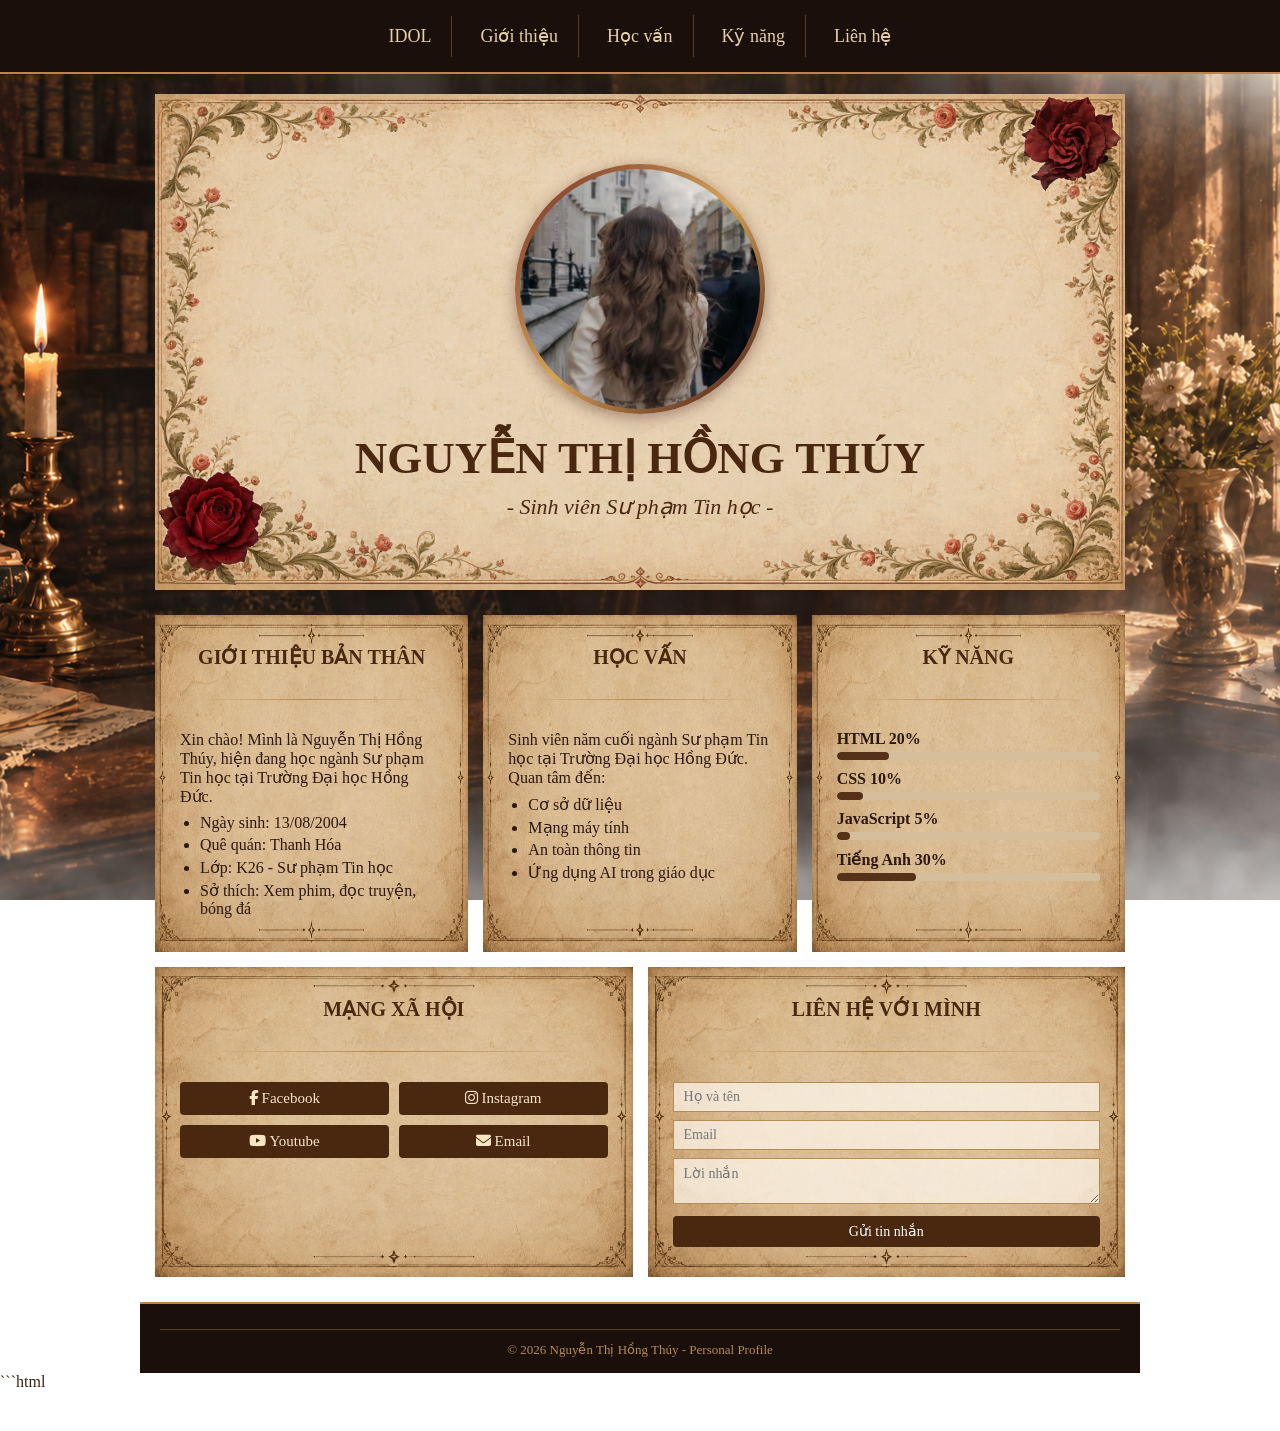
<file: index.html>
<!DOCTYPE html>
<html lang="vi">
<head>
    <meta charset="UTF-8">
    <meta name="viewport" content="width=device-width, initial-scale=1.0">
    <title>Nguyễn Thị Hồng Thúy</title>
    <link rel="stylesheet" href="css/style.css">
    <link rel="stylesheet" href="https://cdnjs.cloudflare.com/ajax/libs/font-awesome/6.5.1/css/all.min.css">
</head>

<body>

    <div class="menu">
        <a href="messi.html" target="_blank">IDOL</a>
        <a href="#gioithieu">Giới thiệu</a>
        <a href="#hocvan">Học vấn</a>
        <a href="#kynang">Kỹ năng</a>
        <a href="#lienhe">Liên hệ</a>
    </div>

    <div class="thantrang">

        <div class="khungchinh">
            <img class="bia" src="AnhcuaThuy/khung1.png" alt="Khung trang trí">

            <img class="avatar" src="AnhcuaThuy/avatar.jpg" alt="Ảnh Nguyễn Thị Hồng Thúy">

            <h1>NGUYỄN THỊ HỒNG THÚY</h1>

            <p class="nghenghiep">
                <i>- Sinh viên Sư phạm Tin học -</i>
            </p>
        </div>

        <div class="hang3cot">

            <div class="hopnoidung" id="gioithieu">
                <h2>GIỚI THIỆU BẢN THÂN</h2>
                <hr>

                <p>
                    Xin chào! Mình là Nguyễn Thị Hồng Thúy,
                    hiện đang học ngành Sư phạm Tin học tại
                    Trường Đại học Hồng Đức.
                </p>

                <ul>
                    <li>Ngày sinh: 13/08/2004</li>
                    <li>Quê quán: Thanh Hóa</li>
                    <li>Lớp: K26 - Sư phạm Tin học</li>
                    <li>Sở thích: Xem phim, đọc truyện, bóng đá</li>
                </ul>
            </div>

            <div class="hopnoidung" id="hocvan">
                <h2>HỌC VẤN</h2>
                <hr>

                <p>
                    Sinh viên năm cuối ngành Sư phạm Tin học
                    tại Trường Đại học Hồng Đức.
                </p>

                <p>Quan tâm đến:</p>

                <ul>
                    <li>Cơ sở dữ liệu</li>
                    <li>Mạng máy tính</li>
                    <li>An toàn thông tin</li>
                    <li>Ứng dụng AI trong giáo dục</li>
                </ul>
            </div>

            <div class="hopnoidung" id="kynang">
                <h2>KỸ NĂNG</h2>
                <hr>

                <div class="dongkynang">
                    <span>HTML</span>
                    <span>20%</span>
                    <div class="thanhxam">
                        <div class="thanhchay" style="width: 20%;"></div>
                    </div>
                </div>

                <div class="dongkynang">
                    <span>CSS</span>
                    <span>10%</span>
                    <div class="thanhxam">
                        <div class="thanhchay" style="width: 10%;"></div>
                    </div>
                </div>

                <div class="dongkynang">
                    <span>JavaScript</span>
                    <span>5%</span>
                    <div class="thanhxam">
                        <div class="thanhchay" style="width: 5%;"></div>
                    </div>
                </div>

                <div class="dongkynang">
                    <span>Tiếng Anh</span>
                    <span>30%</span>
                    <div class="thanhxam">
                        <div class="thanhchay" style="width: 30%;"></div>
                    </div>
                </div>
            </div>

        </div>

        <div class="hang2cot">

            <div class="hopnoidung">
                <h2>MẠNG XÃ HỘI</h2>
                <hr>

                <div class="danhsachnut">

                    <a href="https://www.facebook.com/nguyen.thi.hong.thuy.86806/?locale=vi_VN" target="_blank">
                        <i class="fa-brands fa-facebook-f"></i>
                        Facebook
                    </a>

                    <a href="https://www.instagram.com/hthuy1_308" target="_blank">
                        <i class="fa-brands fa-instagram"></i>
                        Instagram
                    </a>

                    <a href="#" target="_blank">
                        <i class="fa-brands fa-youtube"></i>
                        Youtube
                    </a>

                    <a href="mailto:thuyhong@example.com">
                        <i class="fa-solid fa-envelope"></i>
                        Email
                    </a>

                </div>
            </div>

            <div class="hopnoidung" id="lienhe">
                <h2>LIÊN HỆ VỚI MÌNH</h2>
                <hr>

                <form class="bieumau" id="formLienHe">

                    <input
                        type="text"
                        id="hoTen"
                        placeholder="Họ và tên"
                    >

                    <input
                        type="email"
                        id="email"
                        placeholder="Email"
                    >

                    <textarea
                        id="loiNhan"
                        rows="2"
                        placeholder="Lời nhắn"
                    ></textarea>

                    <button type="submit">
                        Gửi tin nhắn
                    </button>

                    <p id="thongBao"></p>

                </form>
            </div>

        </div>

    </div>

    <footer class="chantrang">

        <div class="banquyen">
            © 2026 Nguyễn Thị Hồng Thúy - Personal Profile
        </div>

    </footer>

    ```html
<script>
    const form = document.getElementById("formLienHe");
    const thongBao = document.getElementById("thongBao");

    form.addEventListener("submit", function(event) {
        event.preventDefault();

        const hoTen = document.getElementById("hoTen").value.trim();
        const email = document.getElementById("email").value.trim();
        const loiNhan = document.getElementById("loiNhan").value.trim();

        if (hoTen === "" || email === "" || loiNhan === "") {
            thongBao.textContent = "⚠ Vui lòng điền đầy đủ thông tin!";
            thongBao.style.color = "#9b2c2c";
            thongBao.style.marginTop = "10px";
            thongBao.style.textAlign = "center";
            return;
        }

        form.querySelectorAll("input, textarea, button").forEach(function(element) {
            element.style.display = "none";
        });

        thongBao.textContent = "✓ Cảm ơn bạn đã gửi phản hồi!";
        thongBao.style.color = "#3d6b35";
        thongBao.style.marginTop = "20px";
        thongBao.style.textAlign = "center";
        thongBao.style.fontWeight = "bold";
    });
</script>

</body>
</html>
</file>
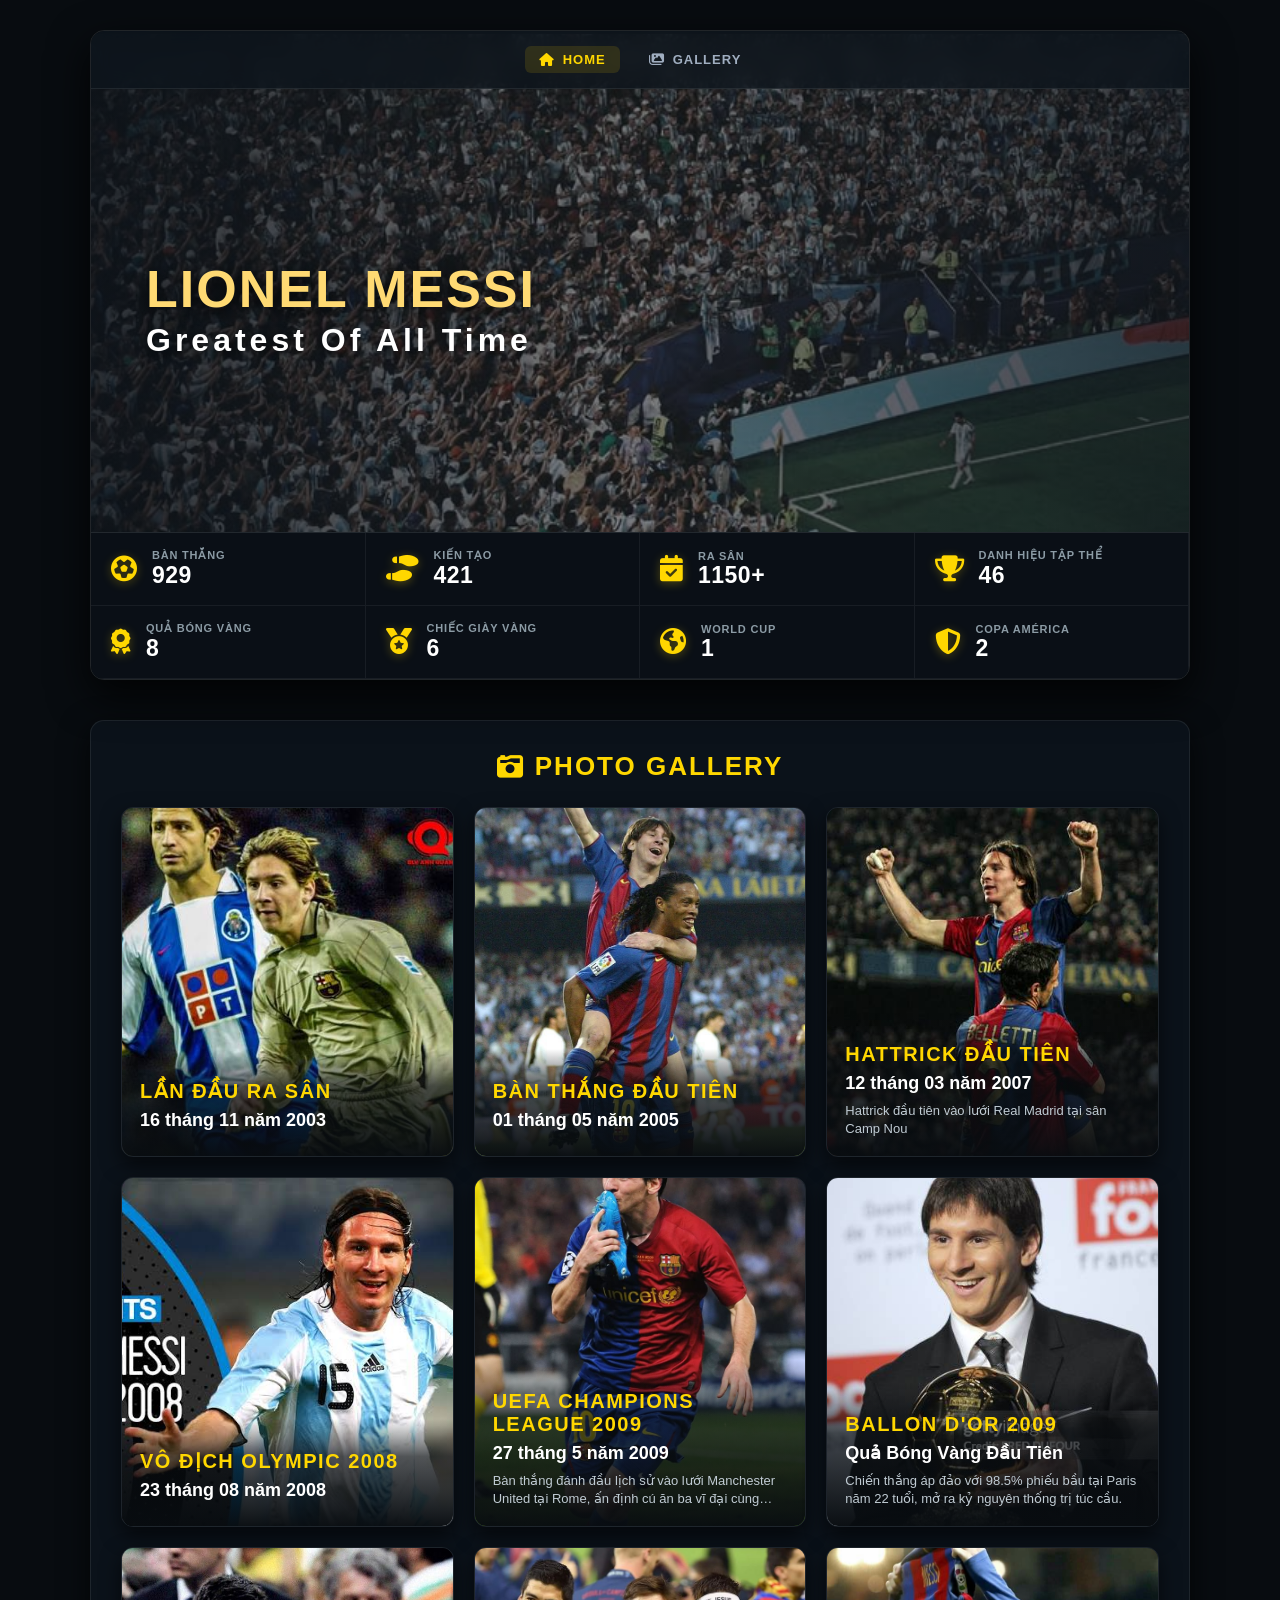
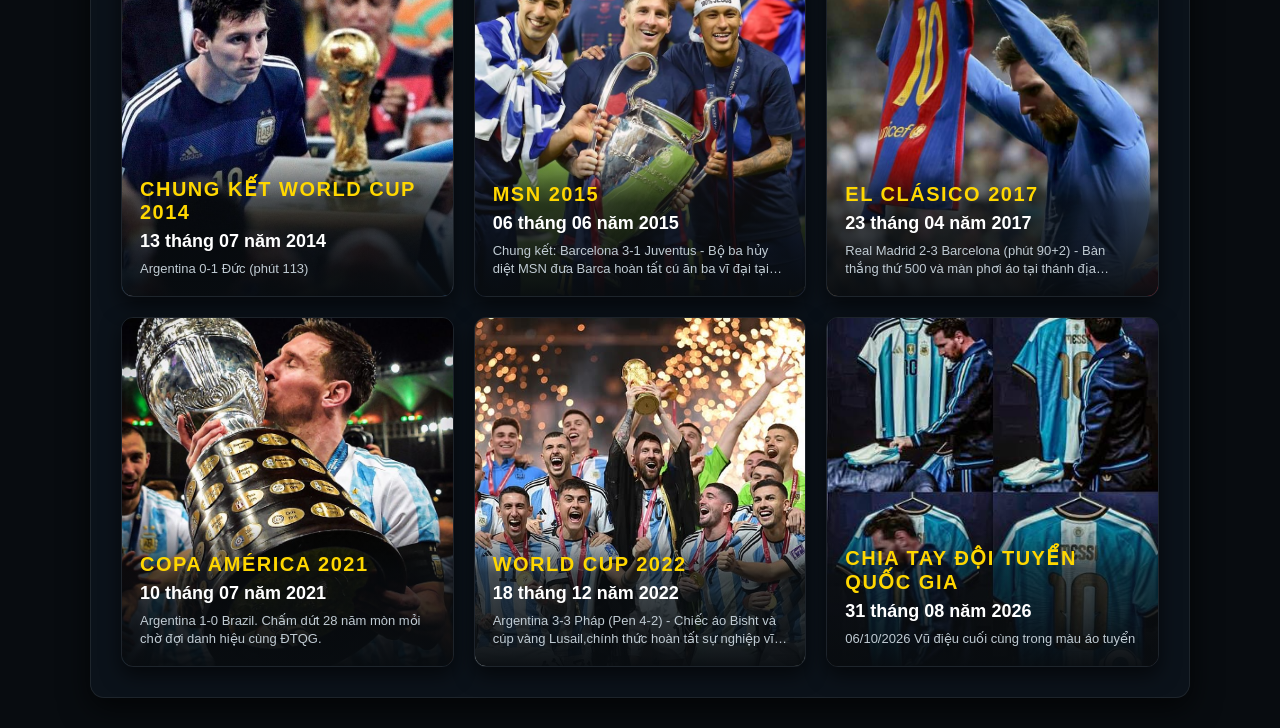
<file: messi.html>
<!DOCTYPE html>
<html lang="vi">
<head>
    <meta charset="UTF-8">
    <meta name="viewport" content="width=device-width, initial-scale=1.0">
    <title>Lionel Messi - The GOAT</title>
    <link rel="stylesheet" href="https://cdnjs.cloudflare.com/ajax/libs/font-awesome/6.5.1/css/all.min.css">
    <link rel="stylesheet" href="css/messi.css">
</head>
<body>

    <div class="trangmessi">
        <div class="herobanner">
            <nav class="navbar">
                <a href="index.html" class="active"><i class="fa-solid fa-house"></i> HOME</a>
                <a href="#gallery"><i class="fa-solid fa-images"></i> GALLERY</a>
            </nav>

            <div class="herotitle">
                <img src="Messi/Anhnen.jpg" alt="Messi Background">
                <h1>LIONEL MESSI</h1>
                <h2>Greatest Of All Time</h2>
            </div>

            <div class="statsgrid">
                <div class="statbox">
                    <i class="fa-solid fa-futbol icon"></i>
                    <div class="statinfo">
                        <span class="label">BÀN THẮNG</span>
                        <span class="number">929</span>
                    </div>
                </div>

                <div class="statbox">
                    <i class="fa-solid fa-shoe-prints icon"></i>
                    <div class="statinfo">
                        <span class="label">KIẾN TẠO</span>
                        <span class="number">421</span>
                    </div>
                </div>

                <div class="statbox">
                    <i class="fa-solid fa-calendar-check icon"></i>
                    <div class="statinfo">
                        <span class="label">RA SÂN</span>
                        <span class="number">1150+</span>
                    </div>
                </div>

                <div class="statbox">
                    <i class="fa-solid fa-trophy icon"></i>
                    <div class="statinfo">
                        <span class="label">DANH HIỆU TẬP THỂ</span>
                        <span class="number">46</span>
                    </div>
                </div>

                <div class="statbox">
                    <i class="fa-solid fa-award icon"></i>
                    <div class="statinfo">
                        <span class="label">QUẢ BÓNG VÀNG</span>
                        <span class="number">8</span>
                    </div>
                </div>

                <div class="statbox">
                    <i class="fa-solid fa-medal icon"></i>
                    <div class="statinfo">
                        <span class="label">CHIẾC GIÀY VÀNG</span>
                        <span class="number">6</span>
                    </div>
                </div>

                <div class="statbox">
                    <i class="fa-solid fa-earth-americas icon"></i>
                    <div class="statinfo">
                        <span class="label">WORLD CUP</span>
                        <span class="number">1</span>
                    </div>
                </div>

                <div class="statbox">
                    <i class="fa-solid fa-shield-halved icon"></i>
                    <div class="statinfo">
                        <span class="label">COPA AMÉRICA</span>
                        <span class="number">2</span>
                    </div>
                </div>
            </div>
        </div>

        <section id="gallery" class="khugallery">
            <div class="gallerytieude">
                <h3><i class="fa-solid fa-camera-retro"></i> PHOTO GALLERY</h3>
            </div>

            <div class="luoigallery">
                <a href="https://bongdaplus.vn/la-liga/ngay-nay-15-nam-truoc-messi-buoc-ra-anh-sang-2648421910.html" target ="blank" class="theanh">
                    <img src="Messi/Anh1.jpg">
                    <div class="noidunganh">
                        <span class="theloai">LẦN ĐẦU RA SÂN</span>
                        <h4>16 tháng 11 năm 2003</h4>
                    </div>
                </a>

                <a href="https://thethao247.vn/315-ban-thang-dau-tien-cua-messi-trong-mau-ao-barca-d238192.html" target="blank" class="theanh">
                    <img src="Messi/Anh2.jpg">
                    <div class="noidunganh">
                        <span class="theloai">BÀN THẮNG ĐẦU TIÊN</span>
                        <h4>01 tháng 05 năm 2005</h4>
                    </div>
                </a>

                <a href="https://thethao247.vn/69-video-cu-hattrick-cua-messi-vao-luoi-real-nam-19-tuoi-d115669.html" target="blank" class="theanh">
                    <img src="Messi/Anh3.jpg">
                    <div class="noidunganh">
                        <span class="theloai">HATTRICK ĐẦU TIÊN</span>
                        <h4>12 tháng 03 năm 2007</h4>
                        <p>Hattrick đầu tiên vào lưới Real Madrid tại sân Camp Nou</p>
                    </div>
                </a>

                <a href="https://www.olympics.com/en/news/lionel-messi-olympic-gold-medal-beijing-2008-final-football-barcelona" target="blank" class="theanh">
                    <img src="Messi/Anh4.jpg">
                    <div class="noidunganh">
                        <span class="theloai">VÔ ĐỊCH OLYMPIC 2008</span>
                        <h4>23 tháng 08 năm 2008</h4>

                    </div>
                </a>

                <a href="https://thethao247.vn/315-ban-thang-vao-luoi-mu-duoc-messi-chon-la-dep-nhat-su-nghiep-d191418.html" target="blank" class="theanh">
                    <img src="Messi/Anh5.jpg">
                    <div class="noidunganh">
                        <span class="theloai">UEFA CHAMPIONS LEAGUE 2009</span>
                        <h4>27 tháng 5 năm 2009</h4>
                        <p>Bàn thắng đánh đầu lịch sử vào lưới Manchester United tại Rome, ấn định cú ăn ba vĩ đại cùng Barcelona</p>
                    </div>
                </a>

                <a href="https://suckhoedoisong.vn/messi-gianh-danh-hieu-qua-bong-vang-2009-16931294.htm" target="blank" class="theanh">
                    <img src="Messi/Anh6.jpg">
                    <div class="noidunganh">
                        <span class="theloai">BALLON D'OR 2009</span>
                        <h4>Quả Bóng Vàng Đầu Tiên</h4>
                        <p>Chiến thắng áp đảo với 98.5% phiếu bầu tại Paris năm 22 tuổi, mở ra kỷ nguyên thống trị túc cầu.</p>
                    </div>
                </a>
                <a href="https://dantri.com.vn/the-thao/lich-su-world-cup-2014-messi-cay-dang-nhin-duc-len-ngoi-vo-dich-20221114191641911.htm" target="blank" class="theanh">
                    <img src="Messi/Anh8.jpg">
                    <div class="noidunganh">
                        <span class="theloai">CHUNG KẾT WORLD CUP 2014</span>
                        <h4>13 tháng 07 năm 2014</h4>
                        <p>Argentina 0-1 Đức (phút 113)</p>
                    </div>
                </a>
                <a href="https://vnexpress.net/bo-ba-msn-khoan-thung-be-tong-juventus-3230159.html" target="blank" class="theanh">
                    <img src="Messi/Anh9.jpg">
                    <div class="noidunganh">
                        <span class="theloai">MSN 2015</span>
                        <h4>06 tháng 06 năm 2015</h4>
                        <p>Chung kết: Barcelona 3-1 Juventus - Bộ ba hủy diệt MSN đưa Barca hoàn tất cú ăn ba vĩ đại tại Berlin.</p>
                    </div>
                </a>
                <a href="https://vietnamnet.vn/ngay-nay-nam-xua-sieu-messi-danh-sap-phao-dai-bernabeu-635937.html" target="blank" class="theanh">
                    <img src="Messi/Anh10.jpg">
                    <div class="noidunganh">
                        <span class="theloai">EL CLÁSICO 2017</span>
                        <h4>23 tháng 04 năm 2017</h4>
                        <p>Real Madrid 2-3 Barcelona (phút 90+2) - Bàn thắng thứ 500 và màn phơi áo tại thánh địa Bernabéu.</p>
                    </div>
                </a>
                <a href="https://vov.vn/the-thao/messi-va-argentina-vo-dich-copa-america-2021-su-cong-bang-cua-bong-da-872999.vov" target="blank" class="theanh">
                    <img src="Messi/Anh11.jpg">
                    <div class="noidunganh">
                        <span class="theloai">COPA AMÉRICA 2021</span>
                        <h4>10 tháng 07 năm 2021</h4>
                        <p>Argentina 1-0 Brazil. Chấm dứt 28 năm mòn mỏi chờ đợi danh hiệu cùng ĐTQG.</p>
                    </div>
                </a>
                <a href="https://vov.vn/the-thao/argentina-vo-dich-world-cup-2022-khi-so-phan-khong-con-ngoanh-mat-voi-messi-post991327.vov" target="blank" class="theanh">
                    <img src="Messi/Anh13.jpg">
                    <div class="noidunganh">
                        <span class="theloai">WORLD CUP 2022</span>
                        <h4>18 tháng 12 năm 2022</h4>
                        <p>Argentina 3-3 Pháp (Pen 4-2) - Chiếc áo Bisht và cúp vàng Lusail,chính thức hoàn tất sự nghiệp vĩ đại nhất lịch sử.</p>
                    </div>
                </a>
                
                 <a href="https://vnexpress.net/messi-da-tran-chia-tay-doi-tuyen-argentina-ngay-6-10-5120739.html" target="blank" class="theanh">
                    <img src="Messi/Anh14.jpg">
                    <div class="noidunganh">
                        <span class="theloai">CHIA TAY ĐỘI TUYỂN QUỐC GIA</span>
                        <h4>31 tháng 08 năm 2026</h4>
                        <p>06/10/2026 Vũ điệu cuối cùng trong màu áo tuyển</p>
                    </div>
                </a>
            </div>
        </section>
    </div>

</body>
</html>
</file>
<file: css/style.css>
* {
    margin: 0;
    padding: 0;
    box-sizing: border-box;
}

html {
    scroll-behavior: smooth;
}

body {
    margin: 0;
    background: url("background.png");
    background-size: cover;
    background-position: center;
    background-attachment: fixed;
    font-family: "Times New Roman", serif;
    color: #3b2514;
    padding-bottom: 40px;
}

.menu {
    text-align: center;
    padding: 15px;
    background: #1a0f0a;
    border-bottom: 2px solid #b88648;
    animation: menuXuatHien 0.7s ease-out;
}

.menu a {
    position: relative;
    color: #e5cfab;
    text-decoration: none;
    padding: 10px 20px;
    margin: 0 2px;
    font-size: 18px;
    border-right: 1px solid #5a3d28;
    display: inline-block;
    transition: color 0.25s ease, background 0.25s ease, transform 0.25s ease;
}

.menu a:last-child {
    border-right: none;
}

.menu a:hover {
    color: #ffffff;
    background: rgba(184, 134, 72, 0.18);
    transform: translateY(-2px);
}

.menu a::after {
    content: "";
    position: absolute;
    left: 20%;
    right: 20%;
    bottom: 3px;
    height: 2px;
    background: #d4a359;
    transform: scaleX(0);
    transition: transform 0.25s ease;
}

.menu a:hover::after,
.menu a:focus::after {
    transform: scaleX(1);
}

.menu a:focus {
    color: #ffffff;
    background: rgba(184, 134, 72, 0.25);
    outline: none;
}

.thantrang {
    max-width: 1000px;
    margin: 20px auto;
    padding: 0 15px;
}

.khungchinh {
    position: relative;
    text-align: center;
    padding: 70px 30px;
    margin-bottom: 25px;
    min-height: 400px;
    display: flex;
    flex-direction: column;
    align-items: center;
    justify-content: center;
    animation: khungXuatHien 0.9s ease-out;
}

.bia {
    position: absolute;
    top: 0;
    left: 0;
    width: 100%;
    height: 100%;
    object-fit: fill;
    z-index: 0;
    pointer-events: none;
}

.avatar {
    position: relative;
    z-index: 1;
    width: 250px;
    height: 250px;
    border-radius: 50%;
    object-fit: cover;
    margin-bottom: 12px;
    padding: 5px;
    background: linear-gradient(
        135deg,
        #722A25 0%,
        #d4a359 50%,
        #421310 100%
    );
    box-shadow: 0 4px 15px rgba(66, 19, 16, 0.4);
}

.khungchinh h1 {
    position: relative;
    z-index: 1;
    color: #4a2810;
    font-size: 45px;
    margin: 5px 0;
    animation: chuHien 0.8s ease-out 0.2s both;
}

.nghenghiep {
    position: relative;
    z-index: 1;
    color: #4a2810;
    font-size: 22px;
    margin-top: 5px;
    animation: chuHien 0.8s ease-out 0.35s both;
}

.hang3cot {
    display: grid;
    grid-template-columns: 1fr 1fr 1fr;
    gap: 15px;
    margin-bottom: 15px;
}

.hang2cot {
    display: grid;
    grid-template-columns: 1fr 1fr;
    gap: 15px;
}

.hopnoidung {
    text-align: left;
    background: url("../AnhcuaThuy/khungnho.png") no-repeat center center;
    background-size: 100% 100%;
    padding: 30px 25px;
    font-size: 16px;
    color: #2c1810;
    min-height: 260px;
    transition: transform 0.25s ease, filter 0.25s ease;
}

.hopnoidung:hover {
    transform: translateY(-3px);
    filter: brightness(1.02);
}

.hang3cot .hopnoidung:nth-child(1) {
    animation: bayTuTrai 0.8s ease-out 0.25s both;
}

.hang3cot .hopnoidung:nth-child(2) {
    animation: bayLen 0.8s ease-out 0.35s both;
}

.hang3cot .hopnoidung:nth-child(3) {
    animation: bayTuPhai 0.8s ease-out 0.45s both;
}

.hang2cot .hopnoidung:nth-child(1) {
    animation: bayLen 0.8s ease-out 0.55s both;
}

.hang2cot .hopnoidung:nth-child(2) {
    animation: bayLen 0.8s ease-out 0.65s both;
}

.hopnoidung h2 {
    text-align: center;
    font-size: 20px;
    color: #4a2810;
    margin-bottom: 10px;
}

ul {
    margin-left: 20px;
    margin-top: 8px;
}

li {
    margin-bottom: 4px;
}

.dongkynang {
    margin-bottom: 10px;
    font-weight: bold;
}

.thanhxam {
    background: #d4be9c;
    height: 8px;
    border-radius: 5px;
    margin-top: 4px;
    overflow: hidden;
}

.thanhchay {
    background: #543118;
    height: 100%;
    border-radius: 5px;
    transition: width 1s ease;
}

.danhsachnut {
    display: grid;
    grid-template-columns: 1fr 1fr;
    gap: 10px;
    margin-top: 10px;
}

.danhsachnut a {
    text-align: center;
    background: #4a2810;
    color: #f7e6c4;
    text-decoration: none;
    padding: 8px;
    font-size: 15px;
    border-radius: 4px;
    transition: background 0.25s ease, transform 0.25s ease;
}

.danhsachnut a:hover {
    background: #6b4324;
    transform: translateY(-2px);
}

.bieumau {
    margin-top: 5px;
}

.bieumau input,
.bieumau textarea {
    width: 100%;
    padding: 6px 10px;
    margin-bottom: 8px;
    border: 1px solid #b58c55;
    background: rgba(255, 250, 240, 0.7);
    font-family: inherit;
    font-size: 14px;
    color: #2c1810;
    outline: none;
    transition: 0.25s ease;
}

.bieumau input:focus,
.bieumau textarea:focus {
    border-color: #543118;
    background: rgba(255, 250, 240, 0.95);
    box-shadow: 0 0 5px rgba(84, 49, 24, 0.2);
}

.bieumau textarea {
    resize: vertical;
}

.bieumau button {
    background: #4a2810;
    color: #fff;
    border: none;
    padding: 7px 15px;
    cursor: pointer;
    font-family: inherit;
    font-size: 14px;
    border-radius: 4px;
    width: 100%;
    transition: background 0.25s ease, transform 0.25s ease;
}

.bieumau button:hover {
    background: #6b4324;
    transform: translateY(-1px);
}

hr {
    border: none;
    height: 1px;
    background: linear-gradient(to right, transparent, #b88648, transparent);
    margin: 30px auto;
    width: 90%;
}

.chantrang {
    max-width: 1000px;
    margin: 25px auto 0;
    padding: 25px 20px 15px;
    text-align: center;
    background: #1a0f0a;
    color: #e5cfab;
    border-top: 2px solid #b88648;
    animation: footerXuatHien 0.8s ease-out;
}

.thongtinchantrang h3 {
    color: #d4a359;
    font-size: 20px;
    margin-bottom: 8px;
}

.thongtinchantrang p {
    font-size: 15px;
    margin-bottom: 4px;
}

.lienhechantrang {
    display: flex;
    justify-content: center;
    gap: 25px;
    margin: 18px 0;
}

.lienhechantrang a {
    color: #e5cfab;
    text-decoration: none;
    font-size: 15px;
    transition: color 0.25s ease, transform 0.25s ease;
}

.lienhechantrang a:hover {
    color: #ffffff;
    transform: translateY(-2px);
}

.lienhechantrang i {
    margin-right: 5px;
}

.banquyen {
    padding-top: 12px;
    border-top: 1px solid #5a3d28;
    color: #b58c55;
    font-size: 13px;
}

@keyframes menuXuatHien {
    from {
        opacity: 0;
        transform: translateY(-15px);
    }

    to {
        opacity: 1;
        transform: translateY(0);
    }
}

@keyframes khungXuatHien {
    from {
        opacity: 0;
        transform: translateY(12px);
    }

    to {
        opacity: 1;
        transform: translateY(0);
    }
}

@keyframes bayLen {
    from {
        opacity: 0;
        transform: translateY(25px);
    }

    to {
        opacity: 1;
        transform: translateY(0);
    }
}

@keyframes bayTuTrai {
    from {
        opacity: 0;
        transform: translateX(-18px);
    }

    to {
        opacity: 1;
        transform: translateX(0);
    }
}

@keyframes bayTuPhai {
    from {
        opacity: 0;
        transform: translateX(18px);
    }

    to {
        opacity: 1;
        transform: translateX(0);
    }
}

@keyframes chuHien {
    from {
        opacity: 0;
        transform: translateY(8px);
    }

    to {
        opacity: 1;
        transform: translateY(0);
    }
}

@keyframes cardClick {
    0% {
        transform: translateY(0);
    }

    40% {
        transform: translateY(-8px);
    }

    100% {
        transform: translateY(0);
    }
}

@keyframes footerXuatHien {
    from {
        opacity: 0;
        transform: translateY(15px);
    }

    to {
        opacity: 1;
        transform: translateY(0);
    }
}

.hopnoidung:target {
    animation: cardClick 0.5s ease;
}

@media (max-width: 700px) {
    .menu {
        padding: 10px;
    }

    .menu a {
        margin: 0 4px;
        padding: 8px;
        font-size: 16px;
    }

    .hang3cot {
        grid-template-columns: 1fr;
    }

    .hang2cot {
        grid-template-columns: 1fr;
    }

    .khungchinh {
        padding: 50px 20px;
        min-height: 350px;
    }

    .avatar {
        width: 120px;
        height: 120px;
    }

    .khungchinh h1 {
        font-size: 27px;
    }

    .nghenghiep {
        font-size: 18px;
    }

    .hopnoidung {
        padding: 25px 20px;
    }

    .hang3cot .hopnoidung:nth-child(1),
    .hang3cot .hopnoidung:nth-child(2),
    .hang3cot .hopnoidung:nth-child(3),
    .hang2cot .hopnoidung:nth-child(1),
    .hang2cot .hopnoidung:nth-child(2) {
        animation: bayLen 0.7s ease-out 0.2s both;
    }

    
}

@media (prefers-reduced-motion: reduce) {
    *,
    *::before,
    *::after {
        animation: none !important;
        transition: none !important;
    }
}
</file>
<file: css/messi.css>
* {
    margin: 0;
    padding: 0;
    box-sizing: border-box;
}

html {
    scroll-behavior: smooth;
}

body {
    font-family: 'Segoe UI', Tahoma, Geneva, Verdana, sans-serif;
    background-color: #080c10;
    color: #ffffff;
    padding: 30px 15px;
}

.trangmessi {
    max-width: 1100px;
    margin: 0 auto;
    display: flex;
    flex-direction: column;
    gap: 40px;
}

.herobanner {
    position: relative;
    width: 100%;
    height: 650px;
    border-radius: 14px;
    overflow: hidden;
    display: flex;
    flex-direction: column;
    justify-content: space-between;
    box-shadow: 0 15px 40px rgba(0, 0, 0, 0.85);
    border: 1px solid rgba(255, 255, 255, 0.1);
}

.navbar {
    position: relative;
    z-index: 2;
    display: flex;
    justify-content: center;
    gap: 15px;
    padding: 15px 25px;
    background: rgba(13, 20, 29, 0.75);
    backdrop-filter: blur(10px);
    border-bottom: 1px solid rgba(255, 255, 255, 0.08);
}

.navbar a {
    color: #a0aec0;
    text-decoration: none;
    font-size: 13px;
    font-weight: 700;
    letter-spacing: 1px;
    padding: 6px 14px;
    border-radius: 6px;
    transition: all 0.25s ease;
    display: flex;
    align-items: center;
    gap: 8px;
}

.navbar a:hover,
.navbar a.active {
    color: #ffd700;
    background: rgba(255, 215, 0, 0.12);
}

.herotitle {
    position: relative;
    z-index: 1;
    flex-grow: 1;
    display: flex;
    flex-direction: column;
    justify-content: center;
    padding-left: 55px;
}

.herotitle img {
    position: absolute;
    top: -55px;
    left: 0;
    width: 100%;
    height: calc(100% + 55px);
    object-fit: cover;
    object-position: center 20%;
    z-index: -2;
}

.herotitle::before {
    content: "";
    position: absolute;
    top: -55px;
    left: 0;
    width: 100%;
    height: calc(100% + 55px);
    background: linear-gradient(
        90deg, 
        rgba(11, 17, 24, 0.85) 0%, 
        rgba(11, 17, 24, 0.45) 50%, 
        rgba(11, 17, 24, 0.75) 100%
    );
    z-index: -1;
}

.herotitle h1 {
    font-size: 52px;
    font-weight: 900;
    letter-spacing: 2px;
    color: #ffda73;
    line-height: 1.05;
    text-shadow: 0 4px 15px rgba(0, 0, 0, 0.9);
}

.herotitle h2 {
    font-size: 32px;
    font-weight: 800;
    letter-spacing: 4px;
    color: #ffffff;
    margin-top: 6px;
    text-shadow: 0 3px 12px rgba(0, 0, 0, 0.9);
}

.statsgrid {
    position: relative;
    z-index: 2;
    display: grid;
    grid-template-columns: repeat(4, 1fr);
    background: rgba(11, 17, 24, 0.85);
    backdrop-filter: blur(12px);
    border-top: 1px solid rgba(255, 255, 255, 0.1);
}

.statbox {
    display: flex;
    align-items: center;
    gap: 15px;
    padding: 16px 20px;
    border-right: 1px solid rgba(255, 255, 255, 0.06);
    border-bottom: 1px solid rgba(255, 255, 255, 0.06);
    transition: background 0.25s ease;
}

.statbox:hover {
    background: rgba(255, 215, 0, 0.05);
}

.statbox .icon {
    font-size: 26px;
    color: #ffd700;
    filter: drop-shadow(0 2px 5px rgba(255, 215, 0, 0.3));
}

.statinfo {
    display: flex;
    flex-direction: column;
}

.statinfo .label {
    font-size: 11px;
    font-weight: 700;
    color: #8c9ba5;
    letter-spacing: 0.8px;
}

.statinfo .number {
    font-size: 23px;
    font-weight: 900;
    color: #ffffff;
    letter-spacing: 0.5px;
}

.khugallery {
    background: rgba(13, 20, 29, 0.8);
    border: 1px solid rgba(255, 255, 255, 0.08);
    border-radius: 14px;
    padding: 30px;
    box-shadow: 0 10px 30px rgba(0, 0, 0, 0.7);
}

.gallerytieude {
    text-align: center;
    margin-bottom: 25px;
}

.gallerytieude h3 {
    font-size: 26px;
    font-weight: 800;
    letter-spacing: 2px;
    color: #ffd700;
    display: flex;
    align-items: center;
    justify-content: center;
    gap: 10px;
}

.gallerytieude p {
    color: #8c9ba5;
    font-size: 14px;
    margin-top: 5px;
}

.luoigallery {
    display: grid;
    grid-template-columns: repeat(3, 1fr);
    gap: 20px;
}

.theanh {
    position: relative;
    height: 350px;
    border-radius: 12px;
    overflow: hidden;
    cursor: pointer;
    box-shadow: 0 8px 20px rgba(0, 0, 0, 0.6);
    border: 1px solid rgba(255, 255, 255, 0.08);
}

.theanh img {
    width: 100%;
    height: 100%;
    object-fit: cover;
    display: block;
    transition: transform 0.5s ease;
}

.theanh:hover img {
    transform: scale(1.08);
}

.noidunganh {
    position: absolute;
    bottom: 0;
    left: 0;
    width: 100%;
    padding: 30px 18px 18px;
    background: linear-gradient(to top, rgba(8, 12, 16, 0.98) 0%, rgba(8, 12, 16, 0.7) 65%, transparent 100%);
    display: flex;
    flex-direction: column;
    justify-content: flex-end;
    box-sizing: border-box;
    transition: transform 0.3s ease;
}

.noidunganh .theloai {
    font-size: 20px;
    font-weight: 800;
    color: #ffd700;
    letter-spacing: 1.5px;
    margin-bottom: 6px;
    text-transform: uppercase;
}

.noidunganh h4 {
    font-size: 18px;
    font-weight: 700;
    color: #ffffff;
    line-height: 1.3;
    margin-bottom: 6px;
}

.noidunganh p {
    font-size: 13px;
    color: #c0cbd3;
    line-height: 1.4;
    display: -webkit-box;
    -webkit-line-clamp: 2;
    line-clamp: 2;
    -webkit-box-orient: vertical;
    overflow: hidden;
}

@media (max-width: 850px) {
    .herobanner {
        height: auto;
    }

    .herotitle {
        padding: 50px 20px;
        text-align: center;
    }

    .herotitle h1 {
        font-size: 36px;
    }

    .herotitle h2 {
        font-size: 24px;
    }

    .statsgrid {
        grid-template-columns: repeat(2, 1fr);
    }

    .luoigallery {
        grid-template-columns: 1fr;
    }
}
</file>
